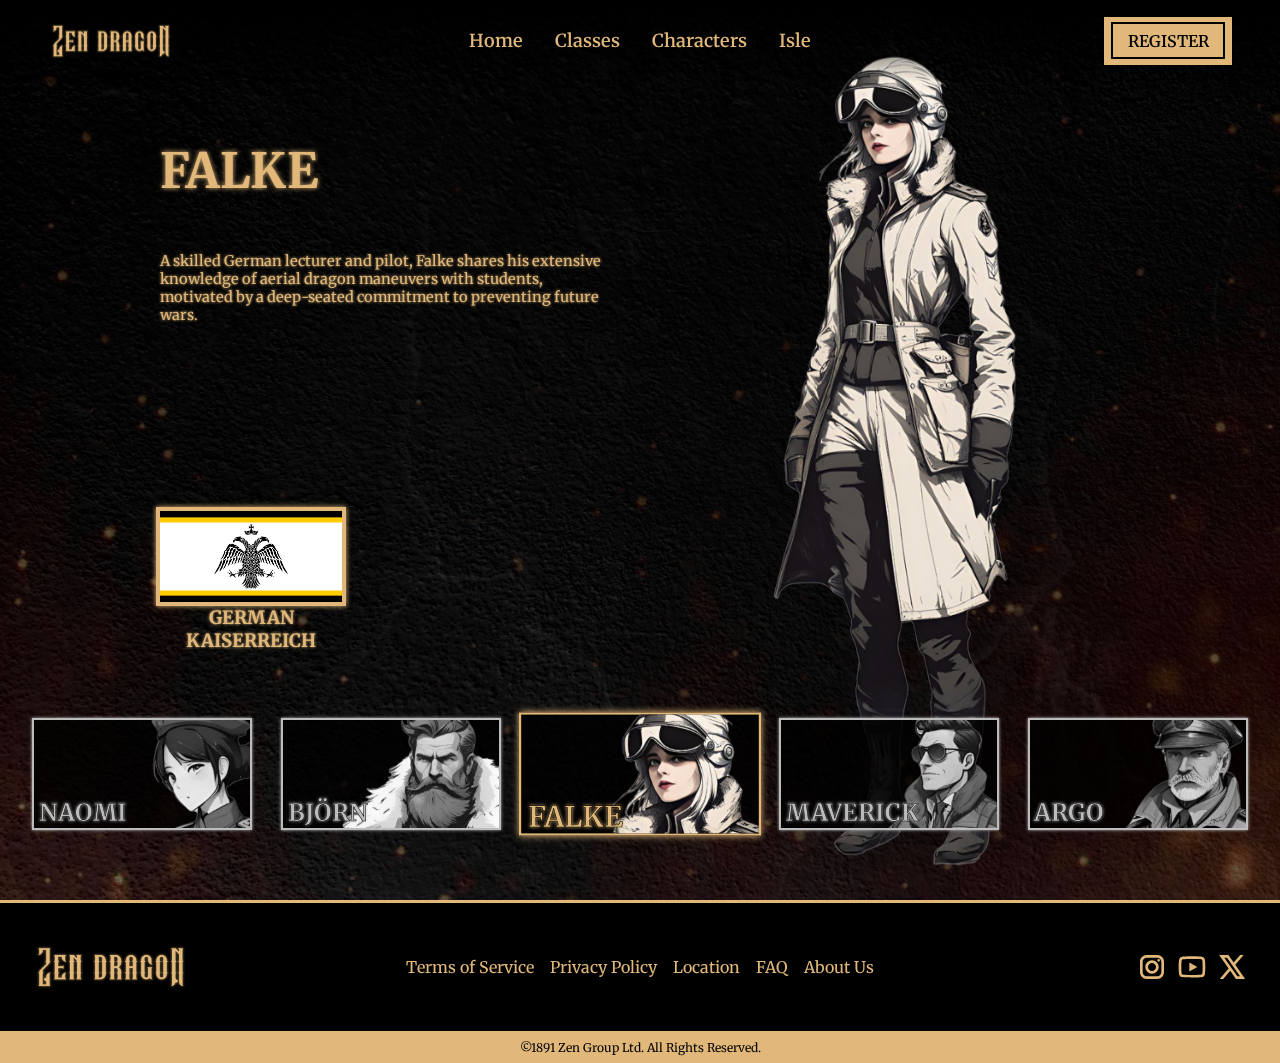
<file: character.html>
<!DOCTYPE html>
<html lang="en">
<head>
    <meta charset="UTF-8">
    <meta name="viewport" content="width=device-width, initial-scale=1.0">
    <title>Characters</title>
    <link rel="icon" href="images/logo/Splatter 2.png">
    <link rel="stylesheet" href="characterStyle.css">
    <script src="characterScript.js"></script>
    <link rel="preconnect" href="https://fonts.googleapis.com">
    <link rel="preconnect" href="https://fonts.gstatic.com" crossorigin>
    <link href="https://fonts.googleapis.com/css2?family=Merriweather:ital,wght@0,300;0,400;0,700;0,900;1,300;1,400;1,700;1,900&display=swap" rel="stylesheet">
</head>
<body>
    <div class="bg-img">
        <video src="videos/ptcl.mp4" autoplay muted loop></video>
        <img src="images/lokasi/Background.jpg">
    </div>
    <header class="navbar-container">
        <div class="navbar-logo">
            <a href="home.html">
                <img src="images/logo/Zen-dragoN-glow.png">
            </a>
        </div>
        <div class="btn-container txt-highlight txt-pressed">
            <a href="home.html">Home</a>
            <a href="class.html">Classes</a>
            <a href="character.html">Characters</a>
            <a href="isle.html">Isle</a>
        </div>
        <a href="register.html">
            <div class="reg-container">
                <div class="reg-inner">REGISTER</div>
            </div>
        </a>
        <div class="mobile-nav-btn" aria-controls="mobile-navbar-container" aria-expanded="false">
            <img src="images/logo/Menu.svg" alt="Menu">
        </div>
    </header>
    <header class="mobile-navbar-container" data-visible="false">
        <a href="home.html">Home</a>
        <a href="class.html">Classes</a>
        <a href="character.html">Characters</a>
        <a href="isle.html">Isle</a>
        <a href="register.html">
            <div class="reg-container">
                <div class="reg-inner">REGISTER</div>
            </div>
        </a>
    </header>
    <section class="char-display-container">
        <div class="char-container">
            <img src="images/characters/German.png" alt="Character">
        </div>
        <div class="char-info-container">
            <div class="char-name">
                <h1>Falke</h1>
            </div>
            <div class="char-desc">
                <p>A skilled German lecturer and pilot, Falke shares his extensive knowledge of aerial dragon maneuvers with students, motivated by a deep-seated commitment to preventing future wars.</p>
            </div>
            <div class="char-nation">
                <img src="images/Flags/Germany.png" alt="Flag">
                <h2>German Kaiserreich</h2>
            </div>
        </div>
        <div class="char-select-container">
            <input type="radio" name="opt" id="char1">
            <label for="char1" class="char-card-container" id="char1">
                <h5>Naomi</h5>
                <img src="images/logo/char1-2.png" alt="">
            </label>
            <input type="radio" name="opt" id="char2">
            <label for="char2" class="char-card-container" id="char2">
                <h5>Björn</h5>
                <img src="images/logo/char2-2.png" alt="">
            </label>
            <input type="radio" name="opt" id="char3" checked>
            <label for="char3" class="char-card-container" id="char3">
                <h5>Falke</h5>
                <img src="images/logo/char3-2.png" alt="">
            </label>
            <input type="radio" name="opt" id="char4">
            <label for="char4" class="char-card-container" id="char4">
                <h5>Maverick</h5>
                <img src="images/logo/char4-2.png" alt="">
            </label>
            <input type="radio" name="opt" id="char5">
            <label for="char5" class="char-card-container" id="char5">
                <h5>Argo</h5>
                <img src="images/logo/char5-2.png" alt="">
            </label>
        </div>
    </section>
    <footer class="footer-container">
        <div class="footer-content-container">
            <div class="footer-logo">
                <img src="images/logo/Zen-dragoN-glow.png">
            </div>
            <div class="footer-link-container txt-highlight txt-pressed">
                <a href="">Terms of Service</a>
                <a href="">Privacy Policy</a>
                <a href="">Location</a>
                <a href="">FAQ</a>
                <a href="">About Us</a>
            </div>
            <div class="footer-social-container">
                <img src="images/logo/Instagram.svg" alt="Instagram">
                <img src="images/logo/YouTube.svg" alt="Youtube">
                <img src="images/logo/TwitterX.svg" alt="Twitter">
            </div>
        </div>
        <div class="footer-copy-container">
            <p>©1891 Zen Group Ltd. All Rights Reserved.</p>
        </div>
    </footer>
</body>
</html>
</file>
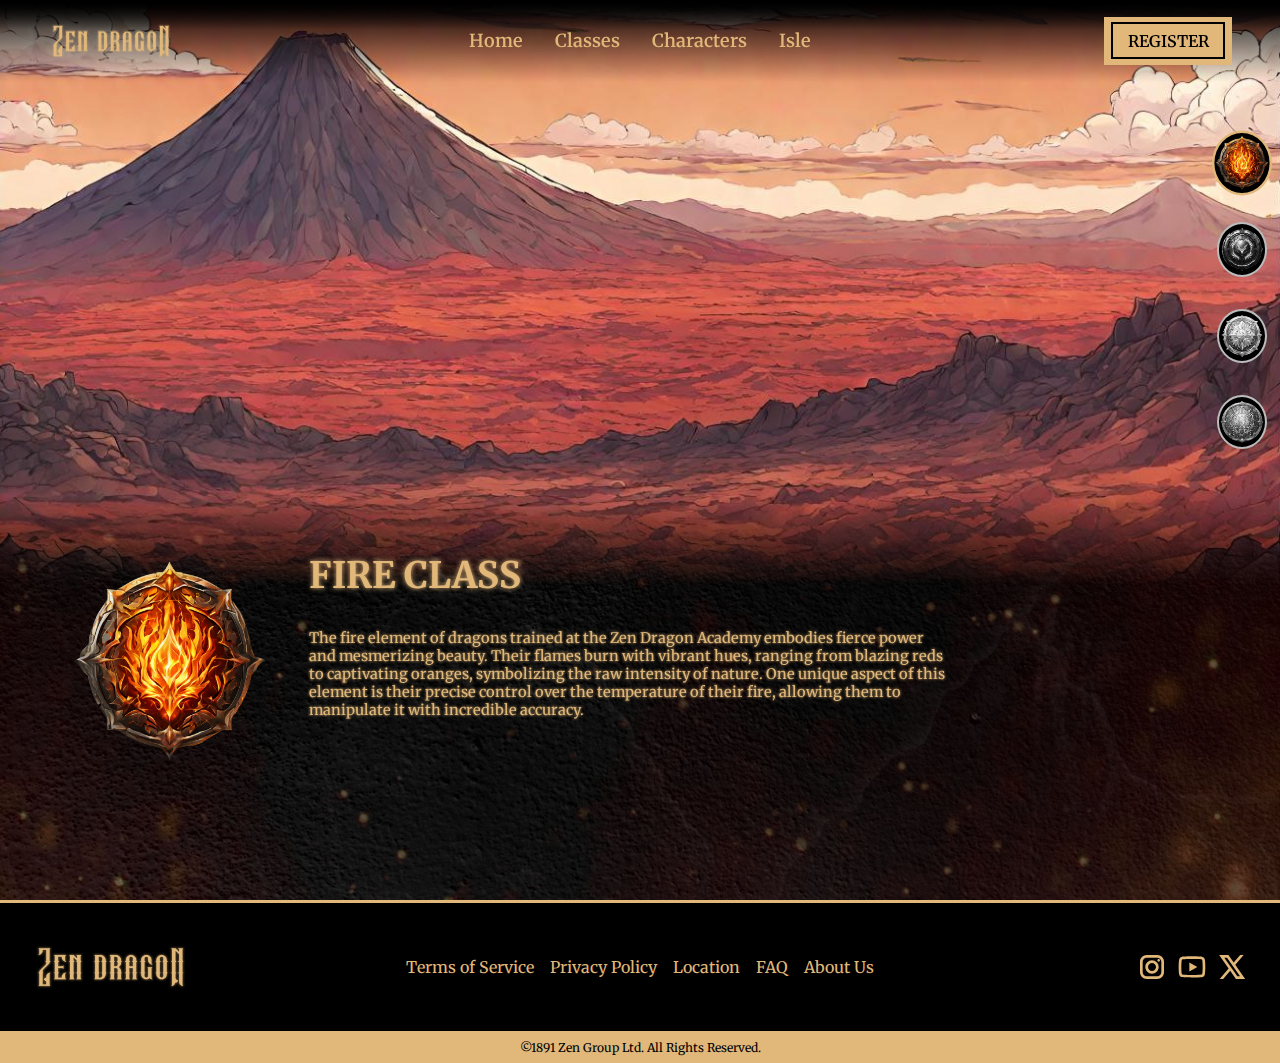
<file: class.html>
<!DOCTYPE html>
<html lang="en">
<head>
    <meta charset="UTF-8">
    <meta name="viewport" content="width=device-width, initial-scale=1.0">
    <title>Classes</title>
    <link rel="icon" href="images/logo/Splatter 2.png">
    <link rel="stylesheet" href="classStyle.css">
    <script src="classScript.js"></script>
    <link rel="preconnect" href="https://fonts.googleapis.com">
    <link rel="preconnect" href="https://fonts.gstatic.com" crossorigin>
    <link href="https://fonts.googleapis.com/css2?family=Merriweather:ital,wght@0,300;0,400;0,700;0,900;1,300;1,400;1,700;1,900&display=swap" rel="stylesheet">
</head>
<body>
    <header class="navbar-container">
        <div class="navbar-logo">
            <a href="home.html">
                <img src="images/logo/Zen-dragoN-glow.png">
            </a>
        </div>
        <div class="btn-container txt-highlight txt-pressed">
            <a href="home.html">Home</a>
            <a href="class.html">Classes</a>
            <a href="character.html">Characters</a>
            <a href="isle.html">Isle</a>
        </div>
        <a href="register.html">
            <div class="reg-container">
                <div class="reg-inner">REGISTER</div>
            </div>
        </a>
        <div class="mobile-nav-btn" aria-controls="mobile-navbar-container" aria-expanded="false">
            <img src="images/logo/Menu.svg" alt="Menu">
        </div>
    </header>
    <header class="mobile-navbar-container" data-visible="false">
        <a href="home.html">Home</a>
        <a href="class.html">Classes</a>
        <a href="character.html">Characters</a>
        <a href="isle.html">Isle</a>
        <a href="register.html">
            <div class="reg-container">
                <div class="reg-inner">REGISTER</div>
            </div>
        </a>
    </header>
    <div class="bg-img">
        <video src="videos/ptcl.mp4" autoplay muted loop></video>
        <img src="images/lokasi/Background.jpg">
    </div>
    <section class="class-display-container">
        <div class="class-select-container">
            <input type="radio" name="opt" id="class1" checked>
            <label for="class1" class="class-btn-container" id="class1">
                <img src="images/logo/Fire.png" alt="">
            </label>
            <input type="radio" name="opt" id="class2">
            <label for="class2" class="class-btn-container" id="class2">
                <img src="images/logo/Electric.png" alt="">
            </label>
            <input type="radio" name="opt" id="class3">
            <label for="class3" class="class-btn-container" id="class3">
                <img src="images/logo/Wind.png" alt="">
            </label>
            <input type="radio" name="opt" id="class4">
            <label for="class4" class="class-btn-container" id="class4">
                <img src="images/logo/Water.png" alt="">
            </label>
        </div>
        <div class="class-img-container" id="currImg">
            <img src="images/lokasi/Fire-Habitat.jpg" id="curr">
        </div>
        <div class="class-img-container" id="nextImg">
            <img src="images/lokasi/Electric-Habitat.jpg" id="next">
        </div>
        <div class="class-info-container">
            <img src="images/logo/Fire.png" alt="">
            <div class="info-text-container">
                <h1 class="class-name">Fire Class</h1>
                <p class="class-desc">The fire element of dragons trained at the Zen Dragon Academy embodies fierce power and mesmerizing beauty. Their flames burn with vibrant hues, ranging from blazing reds to captivating oranges, symbolizing the raw intensity of nature. One unique aspect of this element is their precise control over the temperature of their fire, allowing them to manipulate it with incredible accuracy.</p>
            </div>
        </div>
    </section>
    <footer class="footer-container">
        <div class="footer-content-container">
            <div class="footer-logo">
                <img src="images/logo/Zen-dragoN-glow.png">
            </div>
            <div class="footer-link-container txt-highlight txt-pressed">
                <a href="">Terms of Service</a>
                <a href="">Privacy Policy</a>
                <a href="">Location</a>
                <a href="">FAQ</a>
                <a href="">About Us</a>
            </div>
            <div class="footer-social-container">
                <img src="images/logo/Instagram.svg" alt="Instagram">
                <img src="images/logo/YouTube.svg" alt="Youtube">
                <img src="images/logo/TwitterX.svg" alt="Twitter">
            </div>
        </div>
        <div class="footer-copy-container">
            <p>©1891 Zen Group Ltd. All Rights Reserved.</p>
        </div>
    </footer>
</body>
</html>
</file>
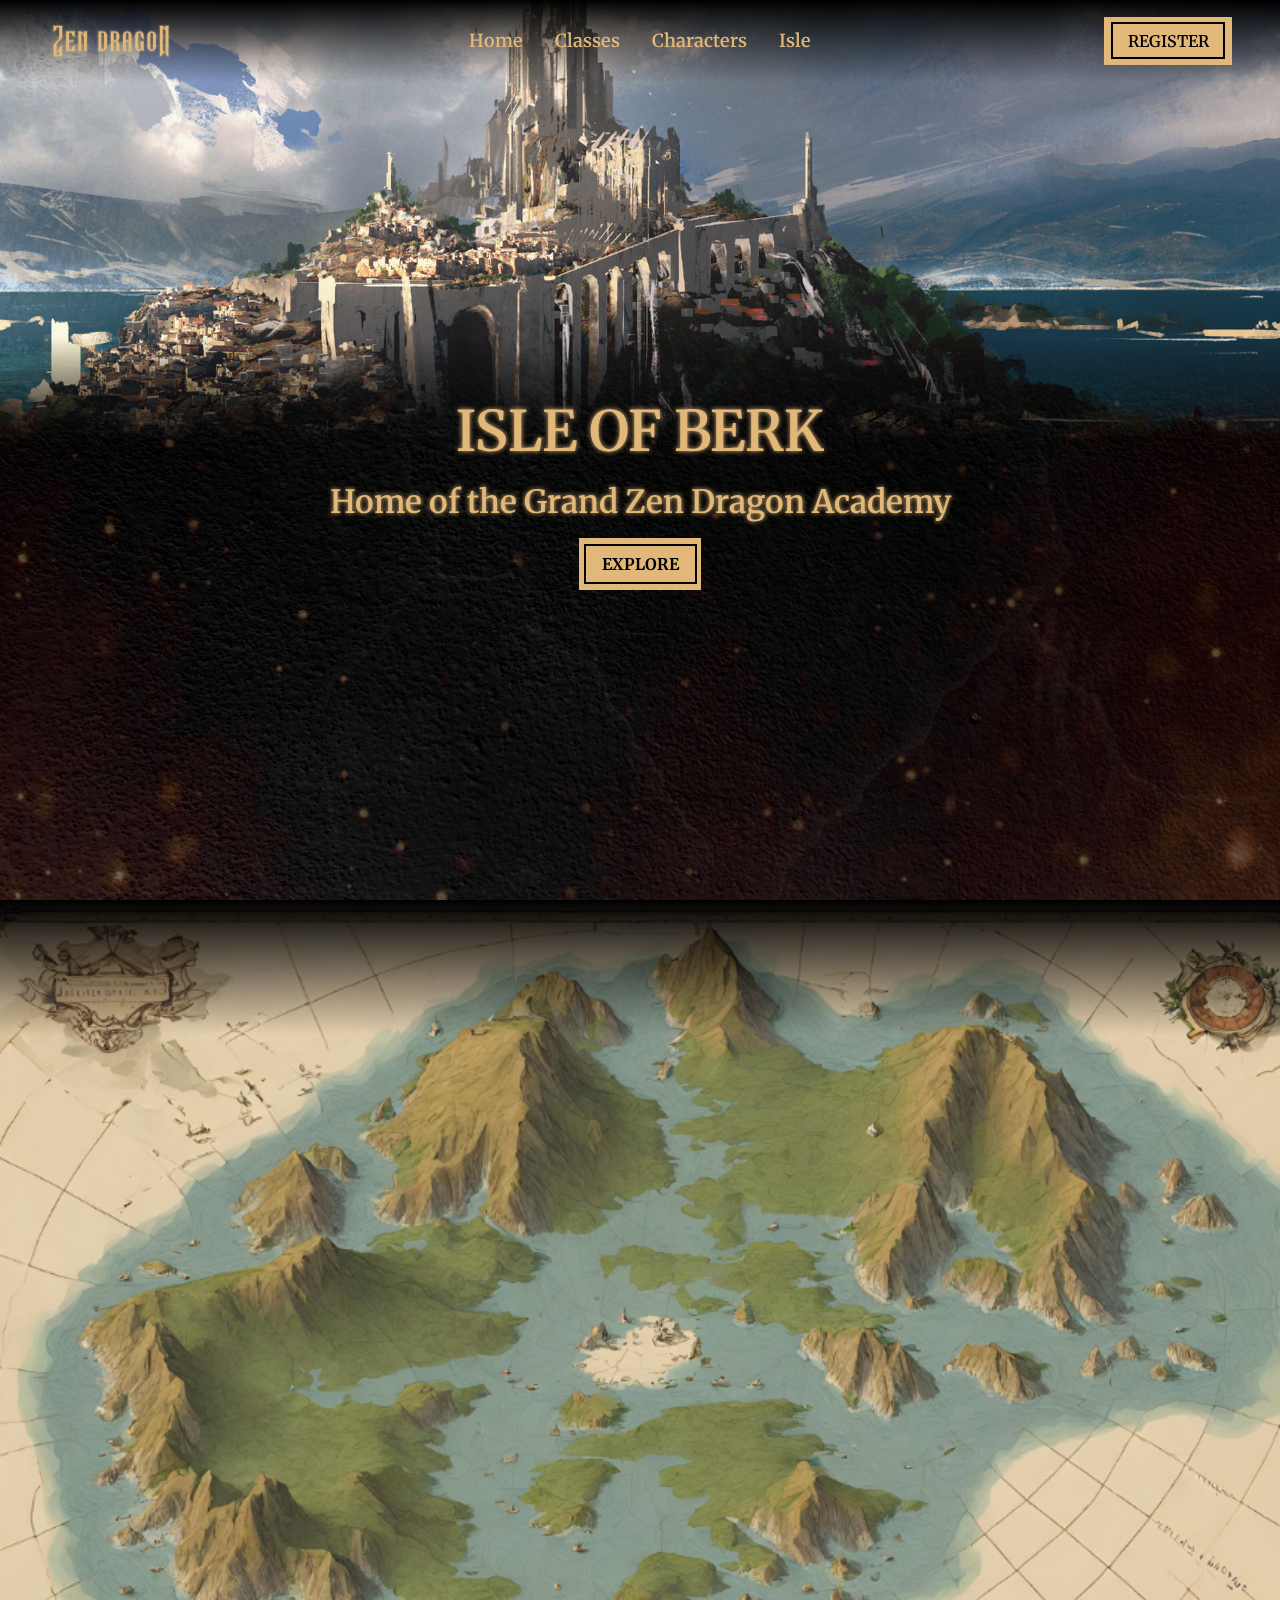
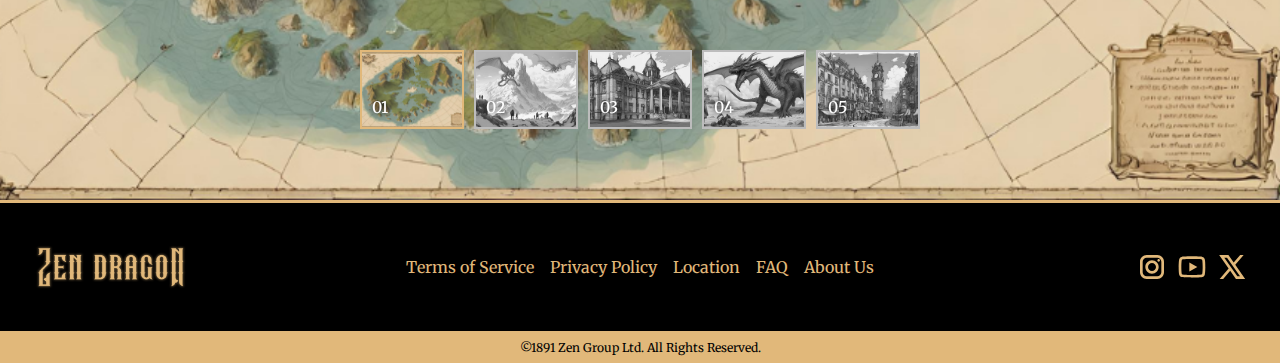
<file: isle.html>
<!DOCTYPE html>
<html lang="en">
<head>
    <meta charset="UTF-8">
    <meta name="viewport" content="width=device-width, initial-scale=1.0">
    <title>Isle of Berk</title>
    <link rel="icon" href="images/logo/Splatter 2.png">
    <link rel="stylesheet" href="isleStyle.css">
    <link rel="preconnect" href="https://fonts.googleapis.com">
    <link rel="preconnect" href="https://fonts.gstatic.com" crossorigin>
    <link href="https://fonts.googleapis.com/css2?family=Merriweather:ital,wght@0,300;0,400;0,700;0,900;1,300;1,400;1,700;1,900&display=swap" rel="stylesheet">
</head>
<body>
    <header class="navbar-container">
        <div class="navbar-logo">
            <a href="home.html">
                <img src="images/logo/Zen-dragoN-glow.png">
            </a>
        </div>
        <div class="btn-container txt-highlight txt-pressed">
            <a href="home.html">Home</a>
            <a href="class.html">Classes</a>
            <a href="character.html">Characters</a>
            <a href="isle.html">Isle</a>
        </div>
        <a href="register.html">
            <div class="reg-container">
                <div class="reg-inner">REGISTER</div>
            </div>
        </a>
        <div class="mobile-nav-btn" aria-controls="mobile-navbar-container" aria-expanded="false">
            <img src="images/logo/Menu.svg" alt="Menu">
        </div>
    </header>
    <header class="mobile-navbar-container" data-visible="false">
        <a href="home.html">Home</a>
        <a href="class.html">Classes</a>
        <a href="character.html">Characters</a>
        <a href="isle.html">Isle</a>
        <a href="register.html">
            <div class="reg-container">
                <div class="reg-inner">REGISTER</div>
            </div>
        </a>
    </header>
    <div class="bg-img">
        <video src="videos/ptcl.mp4" autoplay muted loop></video>
        <img src="images/lokasi/Background.jpg">
    </div>
    <!-- header -->
    <section class="page-first">
        <div class="page-first-bg">
            <img src="images/lokasi/IsleOfBerk.jpg" alt="">
        </div>
        <!-- section container header container -->
        <div class="section__container header__container">
            <!-- header content -->
            <div class="content">
                <!-- section subheader -->
                <h3 class="section-tagline">Isle of Berk</h3>
                <!-- section header -->
                <h1 class="section-desc">
                    Home of the Grand Zen Dragon Academy
                </h1>
                <div class="scroll__btn">
                    <div class="scroll-button-container">
                        <div class="scroll-button-inner">
                            <a href="#page-slider">
                                EXPLORE
                            </a>
                        </div>
                    </div>
                </div>
            </div>
        </div>
    </section>
    <section id="page-slider" class="page-slider">
        <div class="slider">
            <div class="list">
                <div class="item active">
                    <img src="images/lokasi/Zen Archipelago.png">
                    <div class="content">
                        <p>Chapter 01</p>
                        <h2>Discovery of Berk Island</h2>
                        <p>
                            In the year 1907, a team of Scandinavian explorers, led by Captain Erik Thorsen, set sail from Norway on a mission to chart new territories. After days of navigating treacherous waters, they stumbled upon an uncharted archipelago. Among these newfound lands was the Isle of Berk, a rugged yet enchanting island. Its natural beauty and mysterious aura captivated the explorers, who noted its potential for future expeditions.
                        </p>
                    </div>
                </div>
                <div class="item">
                    <img src="images/lokasi/snowy mountain lands.jpg">
                    <div class="content">
                        <p>Chapter 02</p>
                        <h2>Contact With the Dragons</h2>
                        <p>
                            In the summer of 1908, the same explorers returned to the Isle of Berk, intent on uncovering its secrets. As they ventured deeper into the island, they encountered something extraordinary—dragons. Initially fearful, the explorers soon realized these magnificent creatures were not hostile. They observed that dragons were intelligent and curious, and a tentative bond began to form between humans and dragons, sparking awe and fascination among the crew.
                    </div>
                </div>
                <div class="item">
                    <img src="images/lokasi/Victorian Academy un.jpg">
                    <div class="content">
                        <p>Chapter 03</p>
                        <h2>Establishing the Academy</h2>
                        <p>
                            By 1909, word of the dragons spread, attracting scholars and adventurers from across the globe. Recognizing the need to understand and coexist with these creatures, the Scandinavian government, in partnership with local leaders, established the Zen Dragon Academy on the Isle of Berk. The academy became a center for learning, training, and fostering human-dragon relationships. Students and experts alike gathered to study dragon behavior, biology, and the potential for partnership in various human endeavors.
                        </p>
                    </div>
                </div>
                <div class="item">
                    <img src="images/test-pic-2.jpg">
                    <div class="content">
                        <p>Chapter 04</p>
                        <h2> The Great War</h2>
                        <p>
                            In 1913, as tensions escalated across Europe, the world plunged into the chaos of World War I. Nations quickly realized the strategic advantage of dragons and began training them for warfare. The Zen Dragon Academy found itself at the forefront of this new military innovation. Dragons were used for reconnaissance, aerial combat, and even as living artillery. While this period marked unprecedented dragon-human cooperation, it also brought immense destruction and loss, altering the course of the war and the fate of the dragons forever.
                        </p>
                    </div>
                </div>
                <div class="item">
                    <img src="images/lokasi/European city.jpg">
                    <div class="content">
                        <p>Chapter 05</p>
                        <h2>Recovery and Peace</h2>
                        <p>
                            The war ended in 1918, leaving nations to grapple with the aftermath of unprecedented conflict. The Zen Dragon Academy shifted its focus to recovery and rebuilding. Emphasis was placed on healing both human and dragon populations, restoring the peaceful coexistence that once defined their relationship. This period saw the academy fostering global cooperation, ensuring that the lessons learned from the war were not forgotten. The Isle of Berk became a symbol of resilience and the enduring bond between humans and dragons, paving the way for a more harmonious future.
                        </p>
                    </div>
                </div>
            </div>
            <div class="arrows">
                <button id="prev"></button>
                <button id="next"></button>
            </div>
            <div class="thumbnail">
                <div class="item active">
                    <img src="images/lokasi/Zen Archipelago.png">
                    <div class="content">
                        01
                    </div>
                </div>
                <div class="item">
                    <img src="images/lokasi/snowy mountain lands.jpg">
                    <div class="content">
                        02
                    </div>
                </div>
                <div class="item">
                    <img src="images/lokasi/Victorian Academy un.jpg">
                    <div class="content">
                        03
                    </div>
                </div>
                <div class="item">
                    <img src="images/test-pic-2.jpg">
                    <div class="content">
                        04
                    </div>
                </div>
                <div class="item">
                    <img src="images/lokasi/European city.jpg">
                    <div class="content">
                        05
                    </div>
                </div>
            </div>
        </div>
    </section>
    <footer class="footer-container">
        <div class="footer-content-container">
            <div class="footer-logo">
                <img src="images/logo/Zen-dragoN-glow.png">
            </div>
            <div class="footer-link-container txt-highlight txt-pressed">
                <a href="">Terms of Service</a>
                <a href="">Privacy Policy</a>
                <a href="">Location</a>
                <a href="">FAQ</a>
                <a href="">About Us</a>
            </div>
            <div class="footer-social-container">
                <img src="images/logo/Instagram.svg" alt="Instagram">
                <img src="images/logo/YouTube.svg" alt="Youtube">
                <img src="images/logo/TwitterX.svg" alt="Twitter">
            </div>
        </div>
        <div class="footer-copy-container">
            <p>©1891 Zen Group Ltd. All Rights Reserved.</p>
        </div>
    </footer>

    <script src="isleScript.js"></script>
</body>
</html>
</file>
<file: characterStyle.css>
/*-------------------------------- Animations --------------------------------*/
@keyframes fadeIn {
    from {
        opacity: 0;
    }
    to {
        opacity: 1;
    }
}

@keyframes fadeOut {
    from {
        opacity: 1;
    }
    to {
        opacity: 0;
    }
}

.fade-in {
    animation: fadeIn 0.5s forwards;
}

.fade-out {
    animation: fadeOut 0.5s forwards;
}

@keyframes slideIn {
    0% {
        transform: translateX(-50px);
        opacity: 0;
    }
    100% {
        transform: translateX(0);
        opacity: 1;
    }
}

@keyframes slideOut {
    0% {
        transform: translateX(0);
        opacity: 1;
    }
    100% {
        transform: translateX(50px);
        opacity: 0;
    }
}

.slide-in {
    animation: slideIn 0.5s forwards;
}

.slide-out {
    animation: slideOut 0.5s forwards;
}

/*------------------------------- Navigation Bar -------------------------------*/
.navbar-container {
    top: 0px;
    position: fixed;
    display: flex;
    justify-content: space-between;
    align-items: center;
    padding: 0.3rem 0;
    width: 100%;
    height: 4.5rem;
    background: linear-gradient(to bottom, black, transparent);
    z-index: 10;
}

.navbar-logo img {
    display: flex;
    width: 8rem;
    margin-left: 3rem;
    cursor: pointer;
}

.navbar-container a {
    text-decoration: none;
    font-weight: 600;
    color: black;
}

.btn-container {
    display: flex;
    gap: 2rem;
    padding: 1rem;
}

.btn-container a {
    font-size: 18px;
    color: #E1B87A;
    transition: color 0.5s;
}

.reg-container {
    display: flex;
    justify-content: center;
    align-items: center;
    height: 3rem;
    width: 8rem;
    margin-right: 3rem;
    background-color: #E1B87A;
    transition: box-shadow 0.7s;
}

.reg-inner {
    display: flex;
    justify-content: center;
    align-items: center;
    padding: 0.4em 0.9em;
    border: 2px solid black;
    transition: border-color 0.7s, color 0.7s;
}

.reg-container:hover {
    box-shadow: 0 0 50px #E1B87A;
}

.reg-container:hover .reg-inner {
    border-color: white;
    color: white;
}

.mobile-nav-btn {
    display: none;
    margin-right: 1rem;
}

.mobile-nav-btn img {
    width: 2.5rem;
    height: 2.5rem;
}

.mobile-navbar-container {
    display: none;
    position: fixed;
    align-items: center;
    flex-direction: column;
    background: black;
    width: 100%;
    padding-top: 4.5rem;
    border-bottom: 3px solid #E1B87A;
    z-index: 5;
}

.mobile-navbar-container a {
    display: flex;
    align-items: center;
    justify-content: center;
    width: 100%;
    padding: 0.8rem 0rem;
    text-decoration: none;
    color: #E1B87A;
}

.mobile-navbar-container a:active {
    color: white;
    background-color: rgba(255, 255, 255, 0.2);
}

.mobile-navbar-container .reg-container {
    margin: 0rem 1rem;
    width: max(30rem);
    padding: 0rem 0.5rem;
}

.mobile-navbar-container .reg-container .reg-inner {
    width: 100%;
    color: black;
}

.mobile-navbar-container a:active .reg-inner {
    border-color: white;
    color: white;
}

.txt-highlight a:hover {
    color: white;
}

.txt-pressed a:active {
    color: white;
}

/*----------------------------------- Footer -----------------------------------*/
.footer-container {
    display: grid;
    grid-template-columns: 100%;
    grid-template-rows: 80% 20%;
    height: 10rem;
    width: 100%;
    border-top: 3px solid #E1B87A;
    background-color: black;
}

.footer-content-container {
    grid-row: 1;
    display: flex;
    justify-content: space-between;
    align-items: center;
}

.footer-logo {
    display: flex;
    align-items: center;
    width: 10rem;
    height: auto;
    padding-right: 1rem;
    padding-left: 2rem;
}

.footer-logo img {
    cursor: pointer;
    width: 100%;
    height: auto;
}

.footer-link-container {
    display: flex;
    gap: 1rem;
}

.footer-link-container a {
    color: #E1B87A;
    text-decoration: none;
    transition: color 1s;
}

.footer-social-container {
    display: flex;
    justify-content: space-between;
    width: 7rem;
    height: auto;
    padding-right: 2rem;
    padding-left: 4rem;
}

.footer-social-container img {
    cursor: pointer;
    width: 2rem;
    height: 2rem;
}

.footer-copy-container {
    grid-row: 2;
    display: flex;
    justify-content: center;
    align-items: center;
    background-color: #E1B87A;
}

.footer-copy-container p {
    font-size: 12px;
    color: black;
}

/*-------------------------------- Default View --------------------------------*/
/*------------------------------- Character Page -------------------------------*/
body {
    margin: 0;
    padding: 0;
    font-family: 'Merriweather';
    -webkit-tap-highlight-color: transparent;
}

.bg-img {
    position: fixed;
    height: 100vh;
    width: 100%;
    z-index: -1;
    background-color: black;
}

.bg-img img {
    position: absolute;
    height: 100vh;
    width: 100%;
    object-fit: cover;
    object-position: bottom;
    opacity: 0.2;
}

.bg-img video {
    position: absolute;
    height: 100vh;
    width: 100%;
    object-fit: cover;
    object-position: bottom;
    opacity: 1;
}

.char-display-container {
    display: grid;
    grid-template-columns: 10% 40% 40% 10%;
    grid-template-rows: 8% 72% 12% 8%;
    height: 100vh;
    width: 100%;
}

.char-container {
    grid-column: 3 / 4;
    grid-row: 1 / 5;
    display: flex;
    justify-content: center;
    align-items: end;
}

.char-container img {
    height: 95%;
    object-fit: cover;
}

.char-info-container {
    grid-column: 2 / 3;
    grid-row: 2 / 3;
    display: flex;
    flex-direction: column;
    justify-content: space-evenly;
    padding: 2rem;
    color: #E1B87A;
    font-size: clamp(0.65em, 0.95vw, 1.5rem);
}

.char-name {
    font-size: 2em;
    text-transform: uppercase;
    text-shadow: 0px 0px 5px #E1B87A;
}

.char-name h1 {
    margin: 0;
}

.char-desc {
    height: 40%;
    font-size: 1.2em;
    text-shadow: 0px 0px 3px #E1B87A;
}

.char-nation {
    width: 15em;
    display: flex;
    flex-direction: column;
    align-items: center;
}

.char-nation img {
    aspect-ratio: 16 / 8;
    width: 100%;
    border: 4px solid #E1B87A;
    object-fit: cover;
    box-shadow: 0px 0px 5px #E1B87A;
}

.char-nation h2 {
    margin: 0rem;
    text-transform: uppercase;
    font-size: 1.5em;
    text-align: center;
    text-shadow: 0px 0px 3px #E1B87A;
}

.char-select-container {
    grid-column: 1 / 5;
    grid-row: 3 / 4;
    display: flex;
    justify-content: center;
    align-items: center;
    gap: 1.8rem;
    overflow: visible;
}

.char-card-container {
    aspect-ratio: 16 / 8;
    height: 100%;
    width: auto;
    background-color: rgba(0, 0, 0, 0.8);
    overflow: hidden;
    filter: grayscale(1);
    transition: all 0.3s;
    border: 2px solid #E1B87A;
    cursor: pointer;
    box-shadow: 0px 0px 3px #E1B87A;
}

input {
    display: none;
}

.char-card-container img {
    height: 100%;
    width: 100%;
    object-fit: cover;
    transform: scale(1.2);
    transition-duration: 0.3s;
}

.char-card-container:hover {
    transform: scale(1.1);
    filter: grayscale(0);
    box-shadow: 0px 0px 6px #E1B87A;
    z-index: 1;
}

.char-card-container:hover img {
    transform: translate(-10px, -5px) scale(1.1);
}

input:checked + .char-card-container {
    transform: scale(1.1);
    filter: grayscale(0);
    box-shadow: 0px 0px 6px #E1B87A;
    z-index: 1;
}

input:checked + .char-card-container img {
    transform: translate(-10px, -5px) scale(1.1);
}

.char-card-container h5 {
    position: absolute;
    left: 0px;
    bottom: 0px;
    margin: 0rem 0.3rem;
    color: #E1B87A;
    -webkit-text-stroke-width: 0.5px;
    -webkit-text-stroke-color: black;
    font-size: 1.5rem;
    z-index: 1;
    text-transform: uppercase;
    transition: all 0.3s;
    text-shadow: 0px 0px 3px #E1B87A;
}

.char-card-container:hover h5 {
    transform: scale(1.1);
    margin: 0rem 0.6rem;
}

input:checked + .char-card-container h5 {
    transform: scale(1.1);
    margin: 0rem 0.6rem;
}

/*--------------------------------- Misc View ---------------------------------*/
@media only screen and (max-width: 950px) {
    /*--------- Footer ---------*/
    .footer-logo {
        width: 8rem;
    }
    
    .footer-link-container {
        gap: 0.5rem;
    }
    
    .footer-link-container a {
        font-size: 14px;
    }
    
    .footer-social-container {
        padding-right: 2rem;
        padding-left: 2rem;
    }

    .footer-social-container img {
        width: 1.5rem;
        height: 1.5rem;
    }
    /*--------------------------*/

}

/*-------------------------------- Tablet View --------------------------------*/
@media only screen and (max-width: 840px) {
    /*--------- Nav Bar ---------*/
    .navbar-container {
        background: linear-gradient(to bottom, black, transparent);
    }
    
    .navbar-logo img {
        width: 10rem;
        margin-left: 1rem;
    }
    
    .btn-container, .navbar-container .reg-container {
        display: none;
    }

    .mobile-nav-btn {
        display: flex;
    }

    .mobile-navbar-container {
        display: flex;
        transform: translateY(-100%);
        transition: transform 0.5s;
    }

    .mobile-navbar-container[data-visible="true"] {
        transform: translateY(0%);
    }
    /*---------------------------*/
    
    /*--------- Footer ---------*/
    .footer-container {
        grid-template-rows: 85% 15%;
        height: 15rem;
    }
    
    .footer-content-container {
        flex-direction: column;
    }
    
    .footer-logo {
        width: 14rem;
        padding: 1rem 0rem 1rem 0rem;
    }
    
    .footer-link-container {
        gap: 0.85rem;
    }
    
    .footer-link-container a {
        font-size: 13px;
    }
    
    .footer-social-container {
        width: 9rem;
        padding: 0rem 0rem 1rem 0rem;
    }
    
    .footer-social-container img {
        width: 2rem;
        height: 2rem;
    }
    /*---------------------------*/

    .char-nation img {
        border: 2px solid #E1B87A;
    }

    .char-card-container {
        aspect-ratio: 1 / 1;
    }

    .char-card-container img {
        transform: translate(0, 0);
        width: 100%;
        height: 100%;
        object-fit: cover;
    }

    #char1 img {
        content: url('images/logo/char1.png');
    }

    #char2 img {
        content: url('images/logo/char2.png');
    }

    #char3 img {
        content: url('images/logo/char3.png');
    }

    #char4 img {
        content: url('images/logo/char4.png');
    }

    #char5 img {
        content: url('images/logo/char5.png');
    }

    input:checked + .char-card-container img {
        transform: scale(1.1);
    }

    .char-card-container h5 {
        display: none;
    }
}

@media only screen and (max-width: 650px) {
    .char-display-container {
        grid-template-columns: 10% 40% 40% 10%;
        grid-template-rows: 8% 72% 8% 12%;
    }
}

/*-------------------------------- Phone View --------------------------------*/
@media only screen and (max-width: 575px) {
    .char-display-container {
        grid-template-columns: 100%;
        grid-template-rows: 7% 5% 60% 28%;
        height: 150vh;
    }

    .char-container {
        grid-row: 3 / 4;
        grid-column: 1 / 2;
    }

    .char-select-container {
        grid-row: 2 / 3;
        grid-column: 1 / 2;
    }

    .char-info-container {
        grid-row: 4 / 5;
        grid-column: 1 / 2;
    }
}

@media only screen and (max-width: 455px) {
    .char-display-container {
        grid-template-columns: 100%;
        grid-template-rows: 7% 4% 61% 28%;
    }

    .char-select-container {
        gap: 1rem;
    }
}

@media only screen and (max-width: 420px) {
    .char-display-container {
        grid-template-columns: 100%;
        grid-template-rows: 7% 3.2% 61.8% 28%;
    }
}
</file>
<file: classStyle.css>
/*-------------------------------- Animations --------------------------------*/
@keyframes fadeIn {
    from {
        opacity: 0;
    }
    to {
        opacity: 1;
    }
}

@keyframes fadeOut {
    from {
        opacity: 1;
    }
    to {
        opacity: 0;
    }
}

.fade-in {
    animation: fadeIn 0.5s forwards;
}

.fade-out {
    animation: fadeOut 0.5s forwards;
}

#currImg {
    z-index: 1;
}

#nextImg {
    z-index: -1;
}

/*------------------------------- Navigation Bar -------------------------------*/
.navbar-container {
    top: 0px;
    position: fixed;
    display: flex;
    justify-content: space-between;
    align-items: center;
    padding: 0.3rem 0;
    width: 100%;
    height: 4.5rem;
    background: linear-gradient(to bottom, black, transparent);
    z-index: 10;
}

.navbar-logo img {
    display: flex;
    width: 8rem;
    margin-left: 3rem;
    cursor: pointer;
}

.navbar-container a {
    text-decoration: none;
    font-weight: 600;
    color: black;
}

.btn-container {
    display: flex;
    gap: 2rem;
    padding: 1rem;
}

.btn-container a {
    font-size: 18px;
    color: #E1B87A;
    transition: color 0.5s;
}

.reg-container {
    display: flex;
    justify-content: center;
    align-items: center;
    height: 3rem;
    width: 8rem;
    margin-right: 3rem;
    background-color: #E1B87A;
    transition: box-shadow 0.7s;
}

.reg-inner {
    display: flex;
    justify-content: center;
    align-items: center;
    padding: 0.4em 0.9em;
    border: 2px solid black;
    transition: border-color 0.7s, color 0.7s;
}

.reg-container:hover {
    box-shadow: 0 0 50px #E1B87A;
}

.reg-container:hover .reg-inner {
    border-color: white;
    color: white;
}

.mobile-nav-btn {
    display: none;
    margin-right: 1rem;
}

.mobile-nav-btn img {
    width: 2.5rem;
    height: 2.5rem;
}

.mobile-navbar-container {
    display: none;
    position: fixed;
    align-items: center;
    flex-direction: column;
    background: black;
    width: 100%;
    padding-top: 4.5rem;
    border-bottom: 3px solid #E1B87A;
    z-index: 5;
}

.mobile-navbar-container a {
    display: flex;
    align-items: center;
    justify-content: center;
    width: 100%;
    padding: 0.8rem 0rem;
    text-decoration: none;
    color: #E1B87A;
}

.mobile-navbar-container a:active {
    color: white;
    background-color: rgba(255, 255, 255, 0.2);
}

.mobile-navbar-container .reg-container {
    margin: 0rem 1rem;
    width: max(30rem);
    padding: 0rem 0.5rem;
}

.mobile-navbar-container .reg-container .reg-inner {
    width: 100%;
    color: black;
}

.mobile-navbar-container a:active .reg-inner {
    border-color: white;
    color: white;
}

.txt-highlight a:hover {
    color: white;
}

.txt-pressed a:active {
    color: white;
}

/*----------------------------------- Footer -----------------------------------*/
.footer-container {
    display: grid;
    grid-template-columns: 100%;
    grid-template-rows: 80% 20%;
    height: 10rem;
    width: 100%;
    border-top: 3px solid #E1B87A;
    background-color: black;
}

.footer-content-container {
    grid-row: 1;
    display: flex;
    justify-content: space-between;
    align-items: center;
}

.footer-logo {
    display: flex;
    align-items: center;
    width: 10rem;
    height: auto;
    padding-right: 1rem;
    padding-left: 2rem;
}

.footer-logo img {
    cursor: pointer;
    width: 100%;
    height: auto;
}

.footer-link-container {
    display: flex;
    gap: 1rem;
}

.footer-link-container a {
    color: #E1B87A;
    text-decoration: none;
    transition: color 1s;
}

.footer-social-container {
    display: flex;
    justify-content: space-between;
    width: 7rem;
    height: auto;
    padding-right: 2rem;
    padding-left: 4rem;
}

.footer-social-container img {
    cursor: pointer;
    width: 2rem;
    height: 2rem;
}

.footer-copy-container {
    grid-row: 2;
    display: flex;
    justify-content: center;
    align-items: center;
    background-color: #E1B87A;
}

.footer-copy-container p {
    font-size: 12px;
    color: black;
}

/*-------------------------------- Default View --------------------------------*/
/*--------------------------------- Class Page ---------------------------------*/
body {
    margin: 0;
    padding: 0;
    font-family: 'Merriweather';
    -webkit-tap-highlight-color: transparent;
}

.bg-img {
    position: fixed;
    height: 100vh;
    width: 100%;
    z-index: -3;
    background-color: black;
}

.bg-img img {
    position: absolute;
    height: 100vh;
    width: 100%;
    object-fit: cover;
    object-position: bottom;
    opacity: 0.2;
}

.bg-img video {
    position: absolute;
    height: 100vh;
    width: 100%;
    object-fit: cover;
    object-position: bottom;
    opacity: 1;
}

.class-display-container {
    display: grid;
    grid-template-columns: 94% 6%;
    grid-template-rows: 60% 5% 35%;
    height: 100vh;
    width: 100%;
}

.class-select-container {
    grid-column: 2 / 3;
    grid-row: 1 / 3;
    display: flex;
    flex-direction: column;
    justify-content: center;
    align-items: center;
    gap: 2rem;
    z-index: 2;
}

input {
    display: none;
}

.class-btn-container {
    aspect-ratio: 1/1;
    width: 60%;
    background-color: black;
    border: 2px solid #E1B87A;
    text-shadow: 0px 0px 3px #E1B87A;
    border-radius: 50%;
    cursor: pointer;
    filter: grayscale(1);
    transition: all 0.3s;
}

.class-btn-container img {
    width: 100%;
    height: 100%;
    object-fit: cover;
}

.class-btn-container:hover {
    filter: grayscale(0);
    transform: scale(1.2);
}

input:checked + .class-btn-container {
    cursor: default;
    filter: grayscale(0);
    transform: scale(1.2);
}

.class-img-container {
    grid-column: 1 / 3;
    grid-row: 1 / 3;
    mask-image: linear-gradient(to bottom, transparent, black 5%, black 85%, transparent 100%);
}

.class-img-container img {
    width: 100%;
    height: 100%;
    object-fit: cover;
    transition: opacity 0.5s;
}

.class-info-container {
    grid-column: 1 / 3;
    grid-row: 2 / 4;
    display: flex;
    flex-direction: row;
    align-items: start;
    justify-content: start;
    gap: 2.5em;
    padding: 1em 5em 0em 5em;
    color: #E1B87A;
    font-size: clamp(0.65em, 0.95vw, 1.5rem);
    z-index: 1;
}

.class-info-container img {
    aspect-ratio: 1/1;
    width: clamp(10rem, 17vw, 20rem);
}

.info-text-container {
    display: flex;
    flex-direction: column;
    gap: 2.5em;
}

.class-name {
    margin: 0;
    font-size: 3em;
    text-transform: uppercase;
    text-shadow: 0px 0px 5px #E1B87A;
}

.class-desc {
    margin: 0;
    width: 70%;
    font-size: 1.2em;
    text-shadow: 0px 0px 3px #E1B87A;
}

/*--------------------------------- Misc View ---------------------------------*/
@media only screen and (max-width: 950px) {
    /*--------- Footer ---------*/
    .footer-logo {
        width: 8rem;
    }
    
    .footer-link-container {
        gap: 0.5rem;
    }
    
    .footer-link-container a {
        font-size: 14px;
    }
    
    .footer-social-container {
        padding-right: 2rem;
        padding-left: 2rem;
    }

    .footer-social-container img {
        width: 1.5rem;
        height: 1.5rem;
    }
    /*--------------------------*/

}

/*-------------------------------- Tablet View --------------------------------*/
@media only screen and (max-width: 840px) {
    /*--------- Nav Bar ---------*/
    .navbar-container {
        background: linear-gradient(to bottom, black, transparent);
    }
    
    .navbar-logo img {
        width: 10rem;
        margin-left: 1rem;
    }
    
    .btn-container, .navbar-container .reg-container {
        display: none;
    }

    .mobile-nav-btn {
        display: flex;
    }

    .mobile-navbar-container {
        display: flex;
        transform: translateY(-100%);
        transition: transform 0.5s;
    }

    .mobile-navbar-container[data-visible="true"] {
        transform: translateY(0%);
    }
    /*---------------------------*/
    
    /*--------- Footer ---------*/
    .footer-container {
        grid-template-rows: 85% 15%;
        height: 15rem;
    }
    
    .footer-content-container {
        flex-direction: column;
    }
    
    .footer-logo {
        width: 14rem;
        padding: 1rem 0rem 1rem 0rem;
    }
    
    .footer-link-container {
        gap: 0.85rem;
    }
    
    .footer-link-container a {
        font-size: 13px;
    }
    
    .footer-social-container {
        width: 9rem;
        padding: 0rem 0rem 1rem 0rem;
    }
    
    .footer-social-container img {
        width: 2rem;
        height: 2rem;
    }
    /*---------------------------*/

    .class-display-container {
        grid-template-columns: 100%;
        grid-template-rows: 10% 8% 42% 5% 35%;
    }
    
    .class-select-container {
        grid-column: 1 / 2;
        grid-row: 2 / 3;
        flex-direction: row;
        gap: 2rem;
    }
    
    .class-btn-container {
        aspect-ratio: 1/1;
        width: auto;
        height: 80%;
    }
    
    .class-btn-container:hover {
        transform: scale(1.1);
    }
    
    input:checked + .class-btn-container {
        transform: scale(1.1);
    }
    
    .class-img-container {
        grid-column: 1 / 2;
        grid-row: 3 / 5;
    }
    
    .class-info-container {
        grid-column: 1 / 2;
        grid-row: 4 / 6;
    }
    
    .info-text-container {
        gap: 1.5em;
    }

}

/*-------------------------------- Phone View --------------------------------*/

@media only screen and (max-width: 570px) {
    .class-display-container {
        grid-template-rows: 10% 6% 44% 5% 35%;
        margin-bottom: 20vh;
    }

    .class-info-container {
        padding: 1em 0em 0em 0em;
        flex-direction: column;
        align-items: center;
    }

    .class-name {
        text-align: center;
        width: 100%;
    }
    
    .class-desc {
        text-align: center;
        width: 90%;
        padding: 0rem 5%;
    }
}
</file>
<file: isleStyle.css>
/*------------------------------- Navigation Bar -------------------------------*/
.navbar-container {
    top: 0px;
    position: fixed;
    display: flex;
    justify-content: space-between;
    align-items: center;
    padding: 0.3rem 0;
    width: 100%;
    height: 4.5rem;
    background: linear-gradient(to bottom, black, transparent);
    z-index: 10;
}

.navbar-logo img {
    display: flex;
    width: 8rem;
    margin-left: 3rem;
    cursor: pointer;
}

.navbar-container a {
    text-decoration: none;
    font-weight: 600;
    color: black;
}

.btn-container {
    display: flex;
    gap: 2rem;
    padding: 1rem;
}

.btn-container a {
    font-size: 18px;
    color: #E1B87A;
    transition: color 0.5s;
}

.reg-container {
    display: flex;
    justify-content: center;
    align-items: center;
    height: 3rem;
    width: 8rem;
    margin-right: 3rem;
    background-color: #E1B87A;
    transition: box-shadow 0.7s;
}

.reg-inner {
    display: flex;
    justify-content: center;
    align-items: center;
    padding: 0.4em 0.9em;
    border: 2px solid black;
    transition: border-color 0.7s, color 0.7s;
}

.reg-container:hover {
    box-shadow: 0 0 50px #E1B87A;
}

.reg-container:hover .reg-inner {
    border-color: white;
    color: white;
}

.mobile-nav-btn {
    display: none;
    margin-right: 1rem;
}

.mobile-nav-btn img {
    width: 2.5rem;
    height: 2.5rem;
}

.mobile-navbar-container {
    display: none;
    position: fixed;
    align-items: center;
    flex-direction: column;
    background: black;
    width: 100%;
    padding-top: 4.5rem;
    border-bottom: 3px solid #E1B87A;
    z-index: 5;
}

.mobile-navbar-container a {
    display: flex;
    align-items: center;
    justify-content: center;
    width: 100%;
    padding: 0.8rem 0rem;
    text-decoration: none;
    color: #E1B87A;
}

.mobile-navbar-container a:active {
    color: white;
    background-color: rgba(255, 255, 255, 0.2);
}

.mobile-navbar-container .reg-container {
    margin: 0rem 1rem;
    width: max(30rem);
    padding: 0rem 0.5rem;
}

.mobile-navbar-container .reg-container .reg-inner {
    width: 100%;
    color: black;
}

.mobile-navbar-container a:active .reg-inner {
    border-color: white;
    color: white;
}

.txt-highlight a:hover {
    color: white;
}

.txt-pressed a:active {
    color: white;
}

/*----------------------------------- Footer -----------------------------------*/
.footer-container {
    display: grid;
    grid-template-columns: 100%;
    grid-template-rows: 80% 20%;
    height: 10rem;
    width: 100%;
    border-top: 3px solid #E1B87A;
    background-color: black;
}

.footer-content-container {
    grid-row: 1;
    display: flex;
    justify-content: space-between;
    align-items: center;
}

.footer-logo {
    display: flex;
    align-items: center;
    width: 10rem;
    height: auto;
    padding-right: 1rem;
    padding-left: 2rem;
}

.footer-logo img {
    cursor: pointer;
    width: 100%;
    height: auto;
}

.footer-link-container {
    display: flex;
    gap: 1rem;
}

.footer-link-container a {
    color: #E1B87A;
    text-decoration: none;
    transition: color 1s;
}

.footer-social-container {
    display: flex;
    justify-content: space-between;
    width: 7rem;
    height: auto;
    padding-right: 2rem;
    padding-left: 4rem;
}

.footer-social-container img {
    cursor: pointer;
    width: 2rem;
    height: 2rem;
}

.footer-copy-container {
    grid-row: 2;
    display: flex;
    justify-content: center;
    align-items: center;
    background-color: #E1B87A;
}

.footer-copy-container p {
    font-size: 12px;
    color: black;
}

/*-------------------------------- Default View --------------------------------*/
/*--------------------------------- Isle Page ---------------------------------*/
body{
    margin: 0;
    font-family: 'Merriweather';
    -webkit-tap-highlight-color: transparent;
    background-color: #010101;
    color: #eee;
}

*{
    padding: 0;
    margin: 0;
    /* box-sizing: border-box; */
}

html, 
body{
    scroll-behavior: smooth;
}

.bg-img {
    position: fixed;
    height: 100vh;
    width: 100%;
    z-index: -3;
    background-color: black;
}

.bg-img img {
    position: absolute;
    height: 100vh;
    width: 100%;
    object-fit: cover;
    object-position: bottom;
    opacity: 0.2;
}

.bg-img video {
    position: absolute;
    height: 100vh;
    width: 100%;
    object-fit: cover;
    object-position: bottom;
    opacity: 1;
}

.page-first{
    position: relative;
    height: 100vh;
    /* background-image: url(image/bg.jpeg); */
    background-size: cover;
    background-repeat: no-repeat;
    /* background-attachment: fixed; */
    background-position: center;
}

.page-first-bg {
    position: absolute;
    top: 0px;
    mask-image: linear-gradient(to top, transparent 2%, black 25%, black 100%);
    height: 50%;
    width: 100%;
    overflow: hidden;
    object-fit: cover;
}

.page-first-bg img {
    height: 100%;
    width: 100%;
    object-fit: cover;
}

.section__container {
    max-width: var(--max-width);
    margin: auto;
    padding: 5rem 1rem;
}

.header__container {
    position: relative;
    isolation: isolate;
    height: calc(100% - 75px);
    display: flex;
    align-items: center;
    justify-content: center;
}

.section-tagline {
    position: relative;
    isolation: isolate;
    margin-bottom: 1rem;
    font-size: 3.5rem;
    font-weight: 600;
    color: #E1B87A;
    display: flex;
    align-items: center;
    justify-content: center;
    text-transform: uppercase;
    text-shadow: 0px 0px 5px #E1B87A;
}  

.section-desc {
    position: relative;
    isolation: isolate;
    margin-bottom: 1rem;
    font-size: 2rem;
    font-weight: 600;
    color: #E1B87A;
    display: flex;
    align-items: center;
    justify-content: center;
    text-shadow: 0px 0px 5px #E1B87A;
}

.scroll-button-container {
    display: flex;
    align-items: center;
    justify-content: center;
}

.scroll-button-inner {
    padding: 1rem 0.3rem;
    background-color: #E1B87A;
    cursor: pointer;
    transition: all 0.7s;
}

.scroll-button-inner a {
    font-size: 1rem;
    padding: 0.5rem 1rem;
    font-weight: bold;
    border: 2px solid black;
    transition: all 0.7s;
}

.scroll-button-inner:hover {
    box-shadow: 0 0 50px #E1B87A;
}

.arrows button {
    display: none;
}

a {
    text-decoration: none;
    transition: 0.3s;
}

.content a {
    color: black;
    transition: all 0.7s;
}
  
.content a:hover {
    border-color: white;
    color: white;
}

.slider{
    mask-image: linear-gradient(to bottom, transparent, black 15%, black 100%);
    height: 100vh;
    position: relative;
}
.slider .list .item{
    position: absolute;
    inset: 0 0 0 0;
    overflow: hidden;
    opacity: 0;
    transition: .5s;
}
.slider .list .item img{
    width: 100%;
    height: 100%;
    object-fit: cover;
}

.slider .list .item .content{
    position: absolute;
    left: 10%;
    top: 20%;
    width: 500px;
    max-width: 80%;
    z-index: 1;
    color: white;
    text-shadow: 0px 0px 15px black;
    /* -webkit-text-stroke-width: 0.3px; */
    /* -webkit-text-stroke-color: black; */
}
.slider .list .item .content p:nth-child(1){
    text-transform: uppercase;
    letter-spacing: 10px;
}
.slider .list .item .content h2{
    font-size: 40px;
    margin: 0;
}
.slider .list .item.active{
    opacity: 1;
    z-index: 2;
}
@keyframes showContent {
    to{
        transform: translateY(0);
        filter: blur(0);
        opacity: 1;
    }
}
.slider .list .item.active p:nth-child(1),
.slider .list .item.active h2,
.slider .list .item.active p:nth-child(3){
    transform: translateY(30px);
    filter: blur(20px);
    opacity: 0;
    animation: showContent .5s .7s ease-in-out 1 forwards;
}
.slider .list .item.active h2{
    animation-delay: 1s;
}
.slider .list .item.active p:nth-child(3){
    animation-duration: 1.3s;
}

.thumbnail{
    position: absolute;
    bottom: 50px;
    z-index: 11;
    display: flex;
    gap: 10px;
    width: 100%;
    height: 100px;
    padding: 0 50px;
    box-sizing: border-box;
    overflow: auto;
    justify-content: center;
}
.thumbnail::-webkit-scrollbar{
    width: 0;
}
.thumbnail .item{
    width: 100px;
    height: 75px;
    /* filter: brightness(.5); */
    transition: .5s;
    flex-shrink: 0;
    border: 2px solid #E1B87A;
    filter: grayscale(1);
    cursor: pointer;
    transition: all 0.3s;
}

.thumbnail .item:hover {
    filter: grayscale(0);
}

.thumbnail .item img{
    width: 100%;
    height: 100%;
    object-fit: cover;
    /* border-radius: 10px; */
}
.thumbnail .item.active{
    filter: grayscale(0);
}
.thumbnail .item .content{
    position: absolute;
    inset: auto 10px 10px 10px;
    color: white;
    text-shadow: 0px 0px 5px black;
    /* -webkit-text-stroke-width: 1px;
    -webkit-text-stroke-color: black; */
}

/*--------------------------------- Misc View ---------------------------------*/
@media only screen and (max-width: 950px) {
    /*--------- Footer ---------*/
    .footer-logo {
        width: 8rem;
    }
    
    .footer-link-container {
        gap: 0.5rem;
    }
    
    .footer-link-container a {
        font-size: 14px;
    }
    
    .footer-social-container {
        padding-right: 2rem;
        padding-left: 2rem;
    }

    .footer-social-container img {
        width: 1.5rem;
        height: 1.5rem;
    }
    /*--------------------------*/

}

/*-------------------------------- Tablet View --------------------------------*/
@media only screen and (max-width: 840px) {
    /*--------- Nav Bar ---------*/
    .navbar-container {
        background: linear-gradient(to bottom, black, transparent);
    }
    
    .navbar-logo img {
        width: 10rem;
        margin-left: 1rem;
    }
    
    .btn-container, .navbar-container .reg-container {
        display: none;
    }

    .mobile-nav-btn {
        display: flex;
    }

    .mobile-navbar-container {
        display: flex;
        transform: translateY(-100%);
        transition: transform 0.5s;
    }

    .mobile-navbar-container[data-visible="true"] {
        transform: translateY(0%);
    }
    /*---------------------------*/
    
    /*--------- Footer ---------*/
    .footer-container {
        grid-template-rows: 85% 15%;
        height: 15rem;
    }
    
    .footer-content-container {
        flex-direction: column;
    }
    
    .footer-logo {
        width: 14rem;
        padding: 1rem 0rem 1rem 0rem;
    }
    
    .footer-link-container {
        gap: 0.85rem;
    }
    
    .footer-link-container a {
        font-size: 13px;
    }
    
    .footer-social-container {
        width: 9rem;
        padding: 0rem 0rem 1rem 0rem;
    }
    
    .footer-social-container img {
        width: 2rem;
        height: 2rem;
    }
    /*---------------------------*/
}

@media screen and (max-width: 820px) {
    .section-tagline {
        font-size: 2rem;
    }

    .section-desc {
        font-size: 1.2rem;
    }

    .slider .list .item .content {
        left: 5%;
        top: 15%;
        width: 300px;
    }

    .slider .list .item .content h2 {
        font-size: 24px;
    }

    .thumbnail {
        padding: 0 20px;
        height: 60px;
    }

    .thumbnail .item {
        width: 60px;
        height: 56.25px;
    }
}

/*-------------------------------- Phone View --------------------------------*/
@media screen and (max-width: 480px) {
    .section-tagline {
        font-size: 1.5rem;
    }

    .section-desc {
        font-size: 1rem;
    }

    .scroll-button-inner a {
        font-size: 0.5rem;
    }
    
    .scroll-button-inner {
        display: flex;
        justify-content: center;
        align-items: center;
        padding: 0.2rem;
    }

    .slider{
        mask-image: linear-gradient(to bottom, transparent, black 10%, black 100%);
    }

    .slider .list .item .content {
        left: 3%;
        top: 10%;
        width: 250px;
    }

    .slider .list .item .content h2 {
        font-size: 20px;
    }

    .thumbnail {
        padding: 0 10px;
        height: 50px;
    }

    .thumbnail .item {
        width: 50px;
        height: 46.25px;
    }
}
</file>
